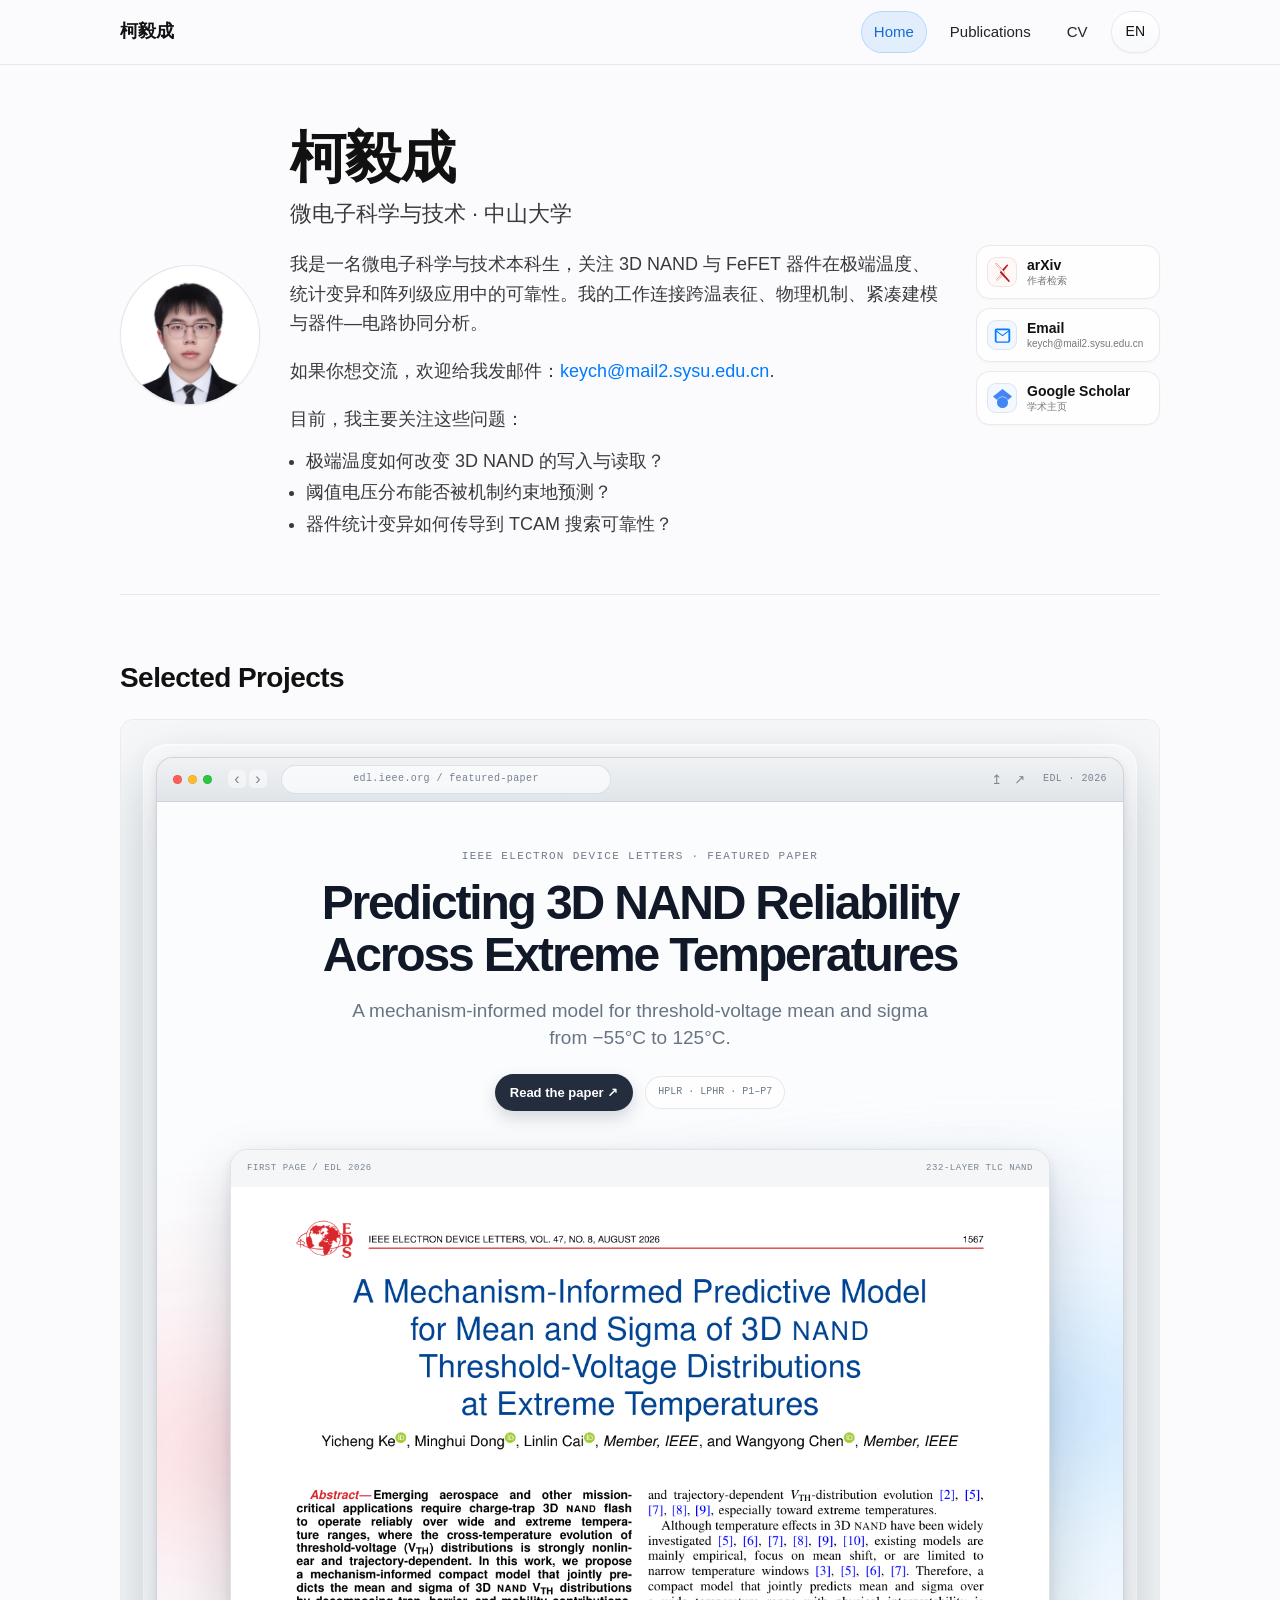
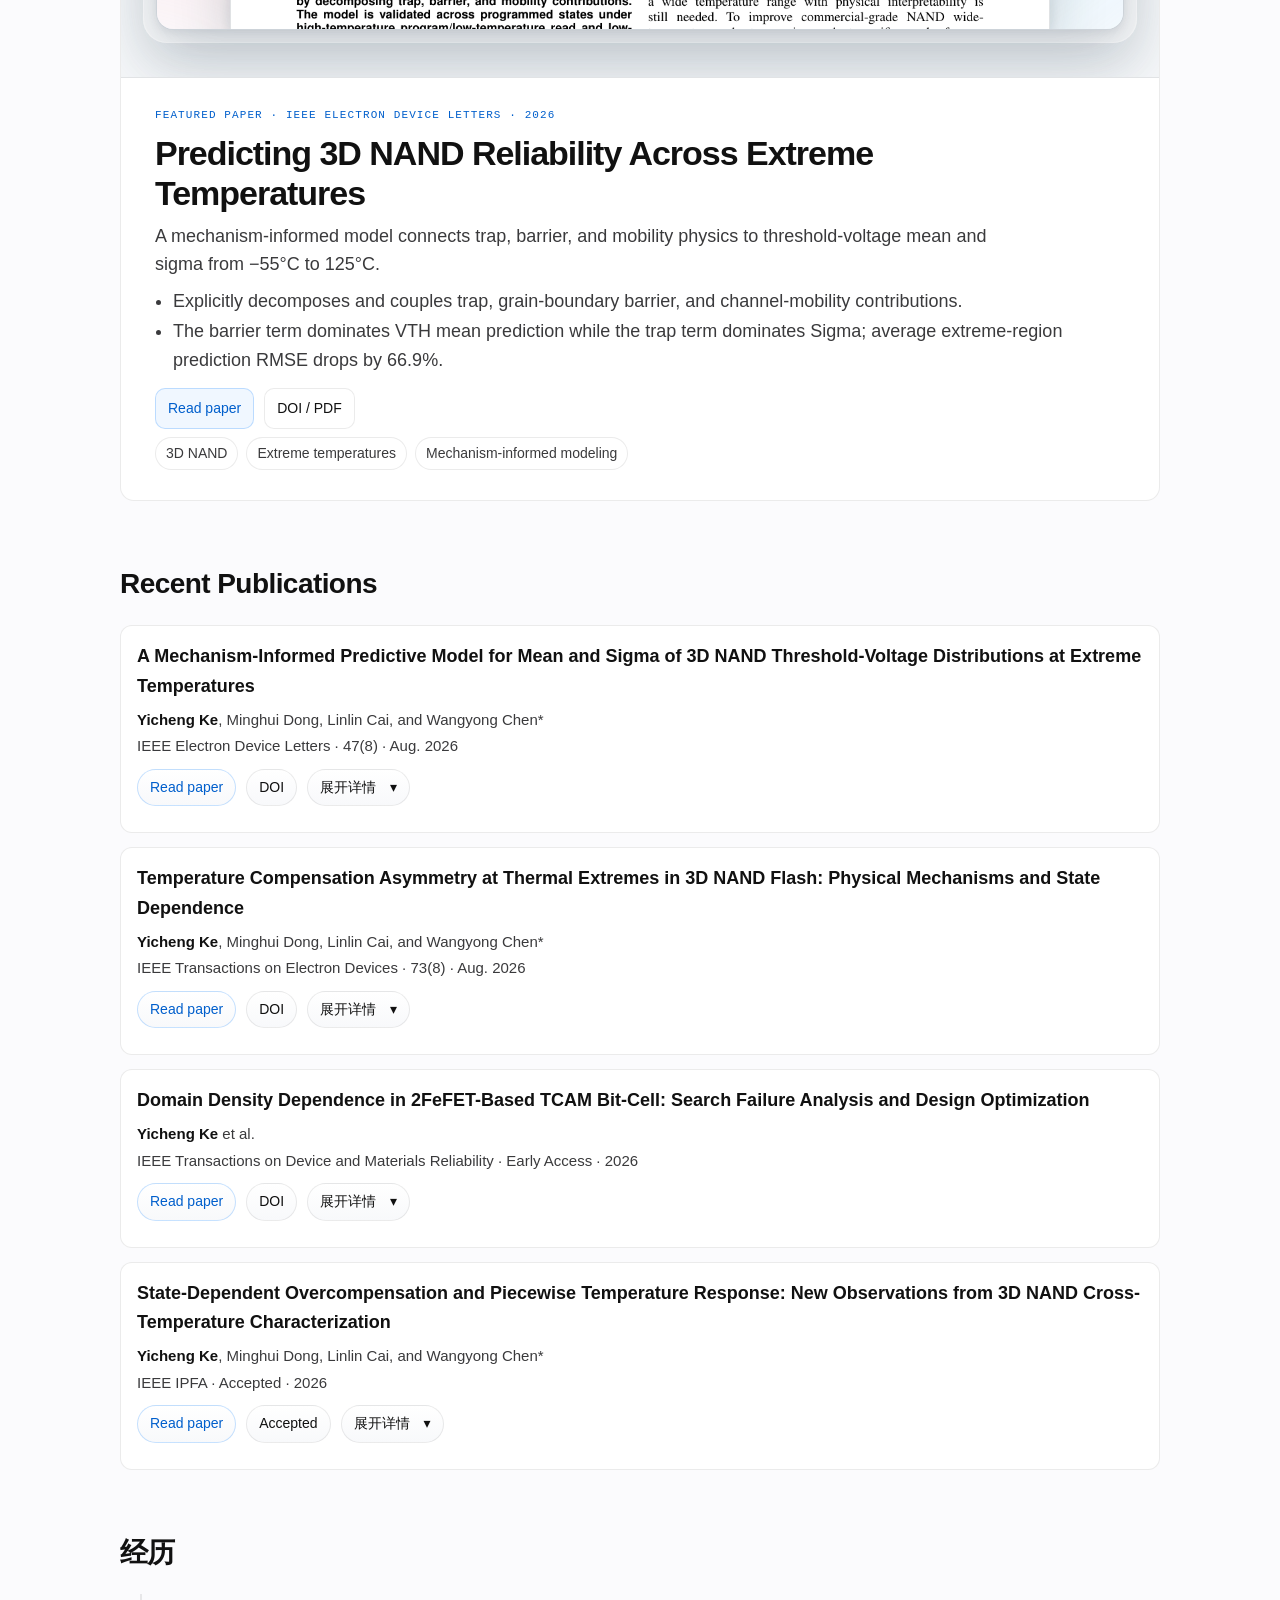
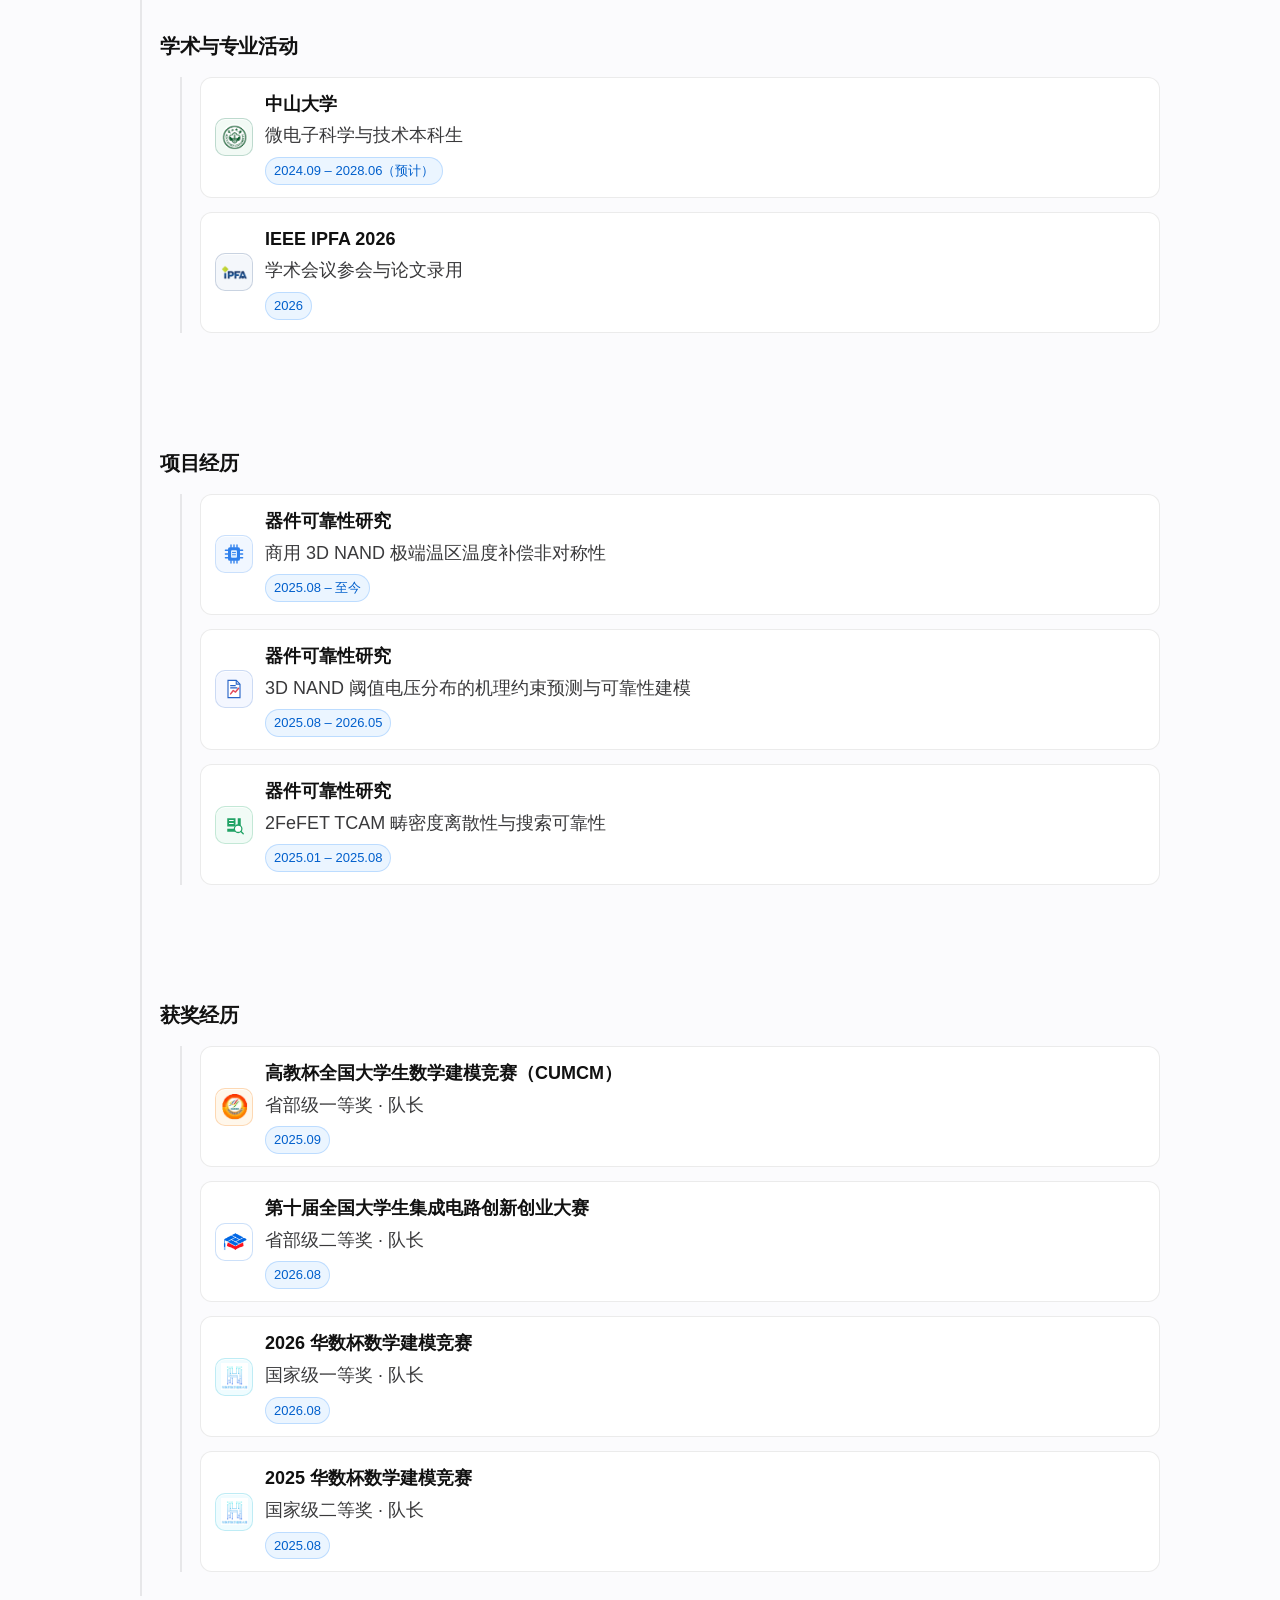
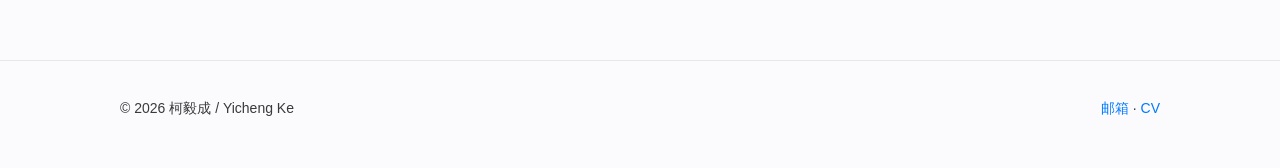
<file: index.html>
<!doctype html>
<html lang="zh-CN">
  <head>
    <meta charset="UTF-8" />
    <meta name="viewport" content="width=device-width, initial-scale=1.0" />
    <meta name="description" content="柯毅成的科研个人主页：3D NAND、FeFET、极端温度可靠性与器件建模。" />
    <title>柯毅成 — 存储器可靠性</title>
    <link rel="icon" href="data:image/svg+xml,%3Csvg xmlns='http://www.w3.org/2000/svg' viewBox='0 0 64 64'%3E%3Ccircle cx='32' cy='32' r='31' fill='%23e8eef5'/%3E%3Ctext x='32' y='39' text-anchor='middle' font-family='Arial' font-size='22' fill='%23007aff'%3EYK%3C/text%3E%3C/svg%3E" />
    <link rel="stylesheet" href="styles.css?v=20260929-profile-links" />
  </head>
  <body>
    <header>
      <div class="container nav">
        <a class="brand" href="#top">柯毅成</a>
        <nav class="nav-links" aria-label="Primary navigation">
          <a class="nav-link active" href="#top">Home</a>
          <a class="nav-link" href="#publications">Publications</a>
          <a class="nav-link" id="cvNav" href="assets/ke-yicheng-cv-cn.pdf" target="_blank" rel="noreferrer">CV</a>
          <button class="nav-btn" id="langToggle" type="button" aria-label="Switch language">EN</button>
        </nav>
      </div>
    </header>

    <main class="container" id="top">
      <section class="hero">
        <div class="hero-flex">
          <div class="avatar"><img src="assets/ke-yicheng-portrait.jpg" alt="Yicheng Ke portrait" /></div>
          <div class="hero-copy">
            <h1 class="name" id="profileName">柯毅成</h1>
            <div class="tagline" id="heroKicker">微电子科学与技术 · 中山大学</div>
            <p id="heroIntro">我是一名微电子科学与技术本科生，关注 3D NAND 与 FeFET 器件在极端温度、统计变异和阵列级应用中的可靠性。</p>
            <p class="muted" id="heroContact">如果你想交流，欢迎给我发邮件： <a id="introEmail" href="mailto:keych@mail2.sysu.edu.cn">keych@mail2.sysu.edu.cn</a>。</p>
            <p class="muted" id="interestLead">目前，我主要关注这些问题：</p>
            <ul id="questionGrid"></ul>
          </div>
          <nav class="profile-links" id="profileLinks" aria-label="Profile links"></nav>
        </div>
      </section>

      <div class="hairline"></div>

      <section id="projects">
        <h2 class="section-title" id="projectsTitle">Selected Projects</h2>
        <article class="card showcase-card" aria-live="polite">
          <div class="showcase-media" id="showcaseMedia">
            <div class="paper-display-frame">
              <div class="paper-preview" role="group" aria-label="EDL featured paper shown in an Apple-style browser window">
                <div class="paper-preview-bar">
                  <div class="paper-preview-lights" aria-hidden="true"><i></i><i></i><i></i></div>
                  <div class="paper-preview-nav" aria-hidden="true"><span>‹</span><span>›</span></div>
                  <span class="paper-preview-address">edl.ieee.org / featured-paper</span>
                  <div class="paper-preview-actions" aria-hidden="true"><span>↥</span><span>↗</span></div>
                  <span class="paper-preview-page">EDL · 2026</span>
                </div>
                <div class="paper-preview-screen">
                  <div class="paper-screen-hero">
                    <p class="paper-screen-kicker">IEEE ELECTRON DEVICE LETTERS · FEATURED PAPER</p>
                    <h3>Predicting 3D NAND Reliability Across Extreme Temperatures</h3>
                    <p>A mechanism-informed model for threshold-voltage mean and sigma from −55°C to 125°C.</p>
                    <div class="paper-screen-actions">
                      <span class="paper-screen-button">Read the paper <span aria-hidden="true">↗</span></span>
                      <span class="paper-screen-meta">HPLR · LPHR · P1–P7</span>
                    </div>
                  </div>
                  <div class="paper-screen-document">
                    <div class="paper-document-label"><span>FIRST PAGE / EDL 2026</span><span>232-LAYER TLC NAND</span></div>
                    <img src="assets/edl-cover.png" alt="Title and abstract preview from the first page of the EDL paper" />
                  </div>
                </div>
              </div>
            </div>
          </div>
          <div class="card-body">
            <p class="showcase-kicker">Featured paper · IEEE Electron Device Letters · 2026</p>
            <h3><span id="showcaseTitle">Predicting 3D NAND Reliability Across Extreme Temperatures</span></h3>
            <p class="muted" id="showcaseCopy">A mechanism-informed model connects trap, barrier, and mobility physics to threshold-voltage mean and sigma from −55°C to 125°C.</p>
            <ul id="showcaseBullets"></ul>
            <div class="links" id="showcaseLinks"></div>
            <div class="tags" id="showcaseTags"></div>
          </div>
        </article>
      </section>

      <section id="publications">
        <h2 class="section-title" id="publicationsTitle">Recent Publications</h2>
        <div class="pub-list" id="publicationList"></div>
      </section>

      <section id="experience">
        <h2 class="section-title" id="experienceTitle">Experience</h2>
        <div class="timeline" id="experienceList"></div>
      </section>
    </main>

    <footer>
      <div class="container small">
        <span id="footerName">© 2026 柯毅成 / Yicheng Ke</span>
        <span class="footer-links"><a id="footerEmail" href="mailto:keych@mail2.sysu.edu.cn">Email</a> · <a id="footerCv" href="assets/ke-yicheng-cv-cn.pdf" target="_blank" rel="noreferrer">CV</a></span>
      </div>
    </footer>

    <script src="content.js?v=20261108-scholar-profile"></script>
    <script src="papers.js?v=20260929-profile-links"></script>
    <script src="script.js?v=20260929-profile-links"></script>
  </body>
</html>
</file>
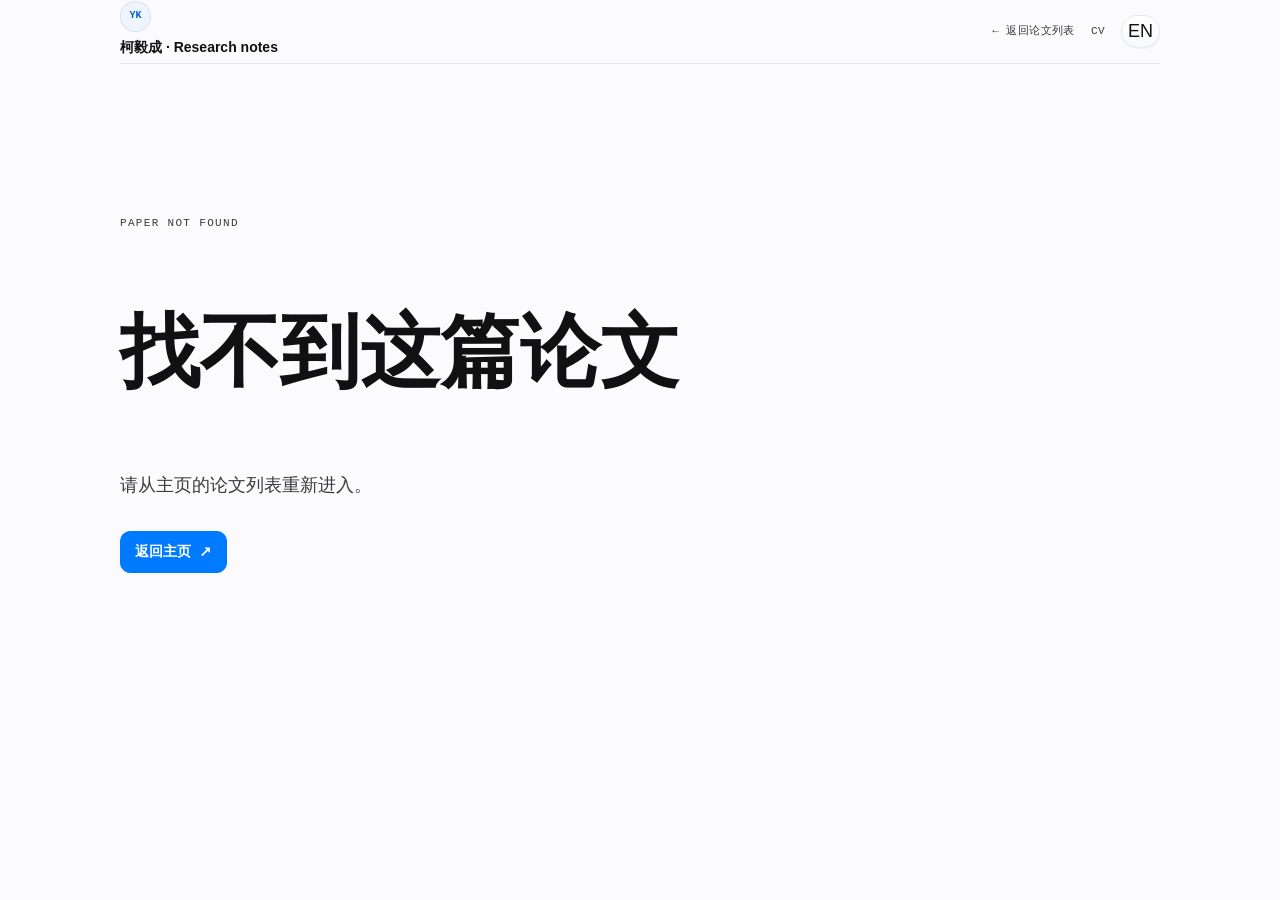
<file: paper.html>
<!doctype html>
<html lang="zh-CN">
  <head>
    <meta charset="UTF-8" />
    <meta name="viewport" content="width=device-width, initial-scale=1.0" />
    <meta name="description" content="Paper details and full-text reader for Yicheng Ke's research." />
    <title>论文详情 · 柯毅成</title>
    <link rel="icon" href="data:image/svg+xml,%3Csvg xmlns='http://www.w3.org/2000/svg' viewBox='0 0 64 64'%3E%3Crect width='64' height='64' rx='16' fill='%23131b2b'/%3E%3Cpath d='M17 43V21h6l18 14V21h6v22h-6L23 29v14z' fill='%23d8f45e'/%3E%3C/svg%3E" />
    <link rel="preconnect" href="https://fonts.googleapis.com" />
    <link rel="preconnect" href="https://fonts.gstatic.com" crossorigin />
    <link href="https://fonts.googleapis.com/css2?family=DM+Mono:wght@400;500&family=Manrope:wght@400;500;600;700;800&family=Newsreader:opsz,wght@6..72,400;6..72,500;6..72,600&display=swap" rel="stylesheet" />
    <link rel="stylesheet" href="styles.css?v=20260929-theme-removed" />
    <link rel="stylesheet" href="paper.css?v=20260929-theme-removed" />
  </head>
  <body>
    <div class="page-shell paper-shell">
      <header class="site-header paper-nav" aria-label="Site header">
          <a class="brand" href="index.html#top" aria-label="Back to homepage">
            <span class="brand-mark">YK</span>
            <span class="brand-name">柯毅成 · Research notes</span>
          </a>
          <div class="header-actions">
            <a class="back-link" href="index.html#publications" id="backLink">← 返回论文列表</a>
            <a class="back-link" href="assets/ke-yicheng-cv-cn.pdf" id="paperCv" target="_blank" rel="noreferrer">CV</a>
            <button class="text-button" id="langToggle" type="button" aria-label="Switch language">EN</button>
        </div>
      </header>

      <main id="paperPage" class="paper-page">
        <section class="paper-hero section-reveal">
          <p class="paper-kicker" id="paperKicker">Journal article · 2026</p>
          <h1 id="paperTitle">Paper title</h1>
          <p class="paper-authors" id="paperAuthors"></p>
          <p class="paper-venue" id="paperVenue"></p>
          <div class="paper-actions">
            <a class="button button-primary" id="openPdf" href="#" target="_blank" rel="noreferrer">在新标签页打开 PDF <span>↗</span></a>
            <a class="button button-quiet" id="downloadPdf" href="#" download>下载 PDF <span>↓</span></a>
            <a class="paper-doi" id="paperDoi" href="#" target="_blank" rel="noreferrer">DOI ↗</a>
          </div>
        </section>

        <section class="paper-summary section-reveal" aria-label="Paper summary">
          <div class="paper-abstract">
            <p class="section-index" id="abstractIndex">01 / Abstract</p>
            <h2 id="abstractHeading">摘要</h2>
            <p id="paperAbstract"></p>
          </div>
          <aside class="paper-meta">
            <p class="section-index" id="highlightsIndex">02 / Highlights</p>
            <h2 id="highlightsHeading">研究亮点</h2>
            <ul id="paperHighlights"></ul>
            <div class="paper-keywords">
              <p class="meta-label" id="keywordsLabel">关键词</p>
              <div id="paperKeywords" class="tag-list"></div>
            </div>
          </aside>
        </section>

        <section class="paper-reader-section section-reveal" aria-label="Full paper reader">
          <div class="reader-heading">
            <div>
              <p class="section-index" id="readerIndex">03 / Full text</p>
              <h2 id="readerHeading">完整阅读</h2>
            </div>
            <p id="readerHint">在页面内直接阅读完整论文；也可以打开或下载 PDF。</p>
          </div>
          <div class="paper-reader">
            <iframe id="paperFrame" title="Full paper PDF" loading="lazy"></iframe>
            <p class="reader-status" id="readerStatus" aria-live="polite"></p>
          </div>
        </section>
      </main>

      <div id="paperNotFound" class="paper-not-found" hidden>
        <p class="paper-kicker">Paper not found</p>
        <h1>找不到这篇论文</h1>
        <p>请从主页的论文列表重新进入。</p>
        <a class="button button-primary" href="index.html#publications">返回主页 <span>↗</span></a>
      </div>
    </div>

    <script src="papers.js?v=20260929-theme-removed"></script>
    <script src="paper-page.js?v=20260929-theme-removed"></script>
  </body>
</html>
</file>
<file: styles.css>
:root {
  --bg: #fbfbfd;
  --ink: #111111;
  --subtle: #3a3a3c;
  --muted: #3a3a3c;
  --faint: #77777c;
  --hairline: rgba(0, 0, 0, .08);
  --line: rgba(0, 0, 0, .08);
  --accent: #007aff;
  --accent-ink: #005fcc;
  --link: #007aff;
  --link-hover: #005fcc;
  --paper: #fbfbfd;
  --paper-deep: #f2f4f8;
  --card: #ffffff;
  --radius: 14px;
  --shadow: 0 8px 20px rgba(0, 0, 0, .06);
  --shadow-2: 0 12px 28px rgba(0, 0, 0, .08);
  --dur-fast: 150ms;
  --dur: 200ms;
  --sans: -apple-system, BlinkMacSystemFont, "Segoe UI", Roboto, Inter, "Helvetica Neue", Arial, system-ui, sans-serif;
  --serif: Georgia, "Times New Roman", serif;
  --mono: "SFMono-Regular", Consolas, "Liberation Mono", monospace;
}

* { box-sizing: border-box; }
html { scroll-behavior: smooth; }
body {
  min-height: 100%;
  margin: 0;
  color: var(--ink);
  background: var(--bg);
  font-family: var(--sans);
  font-size: 18px;
  line-height: 1.65;
  text-rendering: optimizeLegibility;
  -webkit-font-smoothing: antialiased;
  transition: background-color .2s ease, color .2s ease;
}
a { color: var(--accent); text-decoration: none; }
a:hover { color: var(--accent-ink); }
button,
select { font: inherit; }
.container {
  width: min(1040px, calc(100% - 48px));
  margin: 0 auto;
}
.page-shell { width: min(1040px, calc(100% - 48px)); margin: 0 auto; }

header {
  position: sticky;
  z-index: 50;
  top: 0;
  border-bottom: 1px solid var(--hairline);
  background: rgba(251, 251, 253, .86);
  backdrop-filter: saturate(180%) blur(20px);
  -webkit-backdrop-filter: saturate(180%) blur(20px);
}
.nav,
.site-header {
  display: flex;
  align-items: center;
  justify-content: space-between;
  min-height: 64px;
}
.brand,
.site-wordmark {
  color: var(--ink);
  font-weight: 600;
}
.brand-mark {
  display: grid;
  place-items: center;
  width: 31px;
  height: 31px;
  border: 1px solid var(--hairline);
  border-radius: 50%;
  color: var(--accent-ink);
  background: #eef5ff;
  font-family: var(--mono);
  font-size: 10px;
}
.brand-name { font-size: 14px; }
.brand:hover,
.site-wordmark:hover { color: var(--ink); }
.header-actions {
  display: flex;
  align-items: center;
  gap: 13px;
}
.nav-links,
.main-nav {
  display: flex;
  align-items: center;
  gap: 10px;
}
.nav-link {
  padding: 8px 12px;
  border: 1px solid transparent;
  border-radius: 999px;
  color: var(--ink);
  font-size: 15px;
  opacity: .92;
  transition: background-color var(--dur-fast) ease, opacity var(--dur-fast) ease, border-color var(--dur-fast) ease, color var(--dur-fast) ease;
}
.nav-link:hover {
  color: var(--ink);
  background: rgba(0, 0, 0, .05);
  text-decoration: none;
  opacity: 1;
}
.nav-link.active {
  color: var(--accent-ink);
  border-color: rgba(0, 122, 255, .22);
  background: rgba(0, 122, 255, .1);
}
.nav-btn,
.language-button,
.text-button {
  border: 1px solid var(--hairline);
  border-radius: 999px;
  color: var(--ink);
  background: linear-gradient(180deg, #fff, #f8f9fb);
  cursor: pointer;
  box-shadow: 0 1px 2px rgba(0, 0, 0, .04);
  transition: transform var(--dur-fast) ease, box-shadow var(--dur-fast) ease, background-color var(--dur-fast) ease, border-color var(--dur-fast) ease;
}
.nav-btn,
.language-button { padding: 8px 14px; font-size: 14px; }
.nav-btn:hover,
.language-button:hover,
.text-button:hover,
.text-button:hover {
  color: var(--ink);
  background: #fff;
  transform: translateY(-1px);
  box-shadow: 0 6px 14px rgba(0, 0, 0, .06);
}
.hero { padding: 64px 0 28px; }
.hero-flex {
  display: grid;
  grid-template-columns: 120px minmax(0, 1fr) 184px;
  align-items: center;
  gap: 30px;
}
.hero-copy { min-width: 0; }
.avatar {
  display: grid;
  flex: 0 0 auto;
  place-items: center;
  width: 120px;
  height: 120px;
  border: 1px solid var(--hairline);
  border-radius: 50%;
  overflow: hidden;
  color: var(--accent-ink);
  background: linear-gradient(135deg, #eef1f7, #fff);
  box-shadow: 0 1px 2px rgba(0, 0, 0, .05);
  font-family: var(--mono);
  font-size: 22px;
  letter-spacing: -.1em;
}
.avatar img { display: block; width: 100%; height: 100%; object-fit: cover; object-position: 50% 42%; }
.name {
  margin: 0 2px 8px 0;
  font-size: clamp(44px, 7.5vw, 56px);
  font-weight: 750;
  line-height: 1.05;
  letter-spacing: -.02em;
}
.tagline {
  margin: 0 0 14px;
  color: var(--subtle);
  font-size: clamp(18px, 2.8vw, 22px);
}
.hero p { max-width: 820px; color: var(--subtle); }
.hero .muted { margin-bottom: 12px; }
.hero ul { margin: 10px 0 0 16px; padding: 0; }
.hero li { margin: 2px 0; color: var(--subtle); }
.profile-links {
  display: grid;
  gap: 9px;
  width: 184px;
  justify-self: end;
}
.profile-link {
  display: flex;
  align-items: center;
  gap: 10px;
  min-height: 54px;
  padding: 9px 10px;
  border: 1px solid var(--hairline);
  border-radius: 14px;
  color: var(--ink);
  background: rgba(255, 255, 255, .76);
  box-shadow: 0 1px 2px rgba(0, 0, 0, .03);
  transition: transform var(--dur-fast) ease, border-color var(--dur-fast) ease, box-shadow var(--dur-fast) ease, background-color var(--dur-fast) ease;
}
.profile-link:hover {
  color: var(--ink);
  border-color: rgba(0, 122, 255, .24);
  background: #fff;
  box-shadow: 0 8px 18px rgba(0, 0, 0, .07);
  text-decoration: none;
  transform: translateX(3px);
}
.profile-link-icon {
  display: grid;
  flex: 0 0 auto;
  place-items: center;
  width: 30px;
  height: 30px;
  border: 1px solid rgba(0, 0, 0, .08);
  border-radius: 9px;
  background: #fff;
}
.profile-link-icon img { display: block; width: 19px; height: 19px; object-fit: contain; }
.profile-link-copy { display: grid; min-width: 0; gap: 1px; line-height: 1.2; }
.profile-link-copy strong { overflow: hidden; font-size: 14px; font-weight: 650; text-overflow: ellipsis; white-space: nowrap; }
.profile-link-copy small { overflow: hidden; color: var(--faint); font-size: 10px; text-overflow: ellipsis; white-space: nowrap; }
.profile-link-arxiv .profile-link-icon { background: #fff8f7; }
.profile-link-email .profile-link-icon { background: #f2f7ff; }
.profile-link-scholar .profile-link-icon { background: #f3f7ff; }
.hairline { margin: 24px 0; border-top: 1px solid var(--hairline); }
section { padding: 36px 0 24px; }
.section-title {
  margin: 0 0 18px;
  font-size: 28px;
  letter-spacing: -.02em;
}

.card {
  overflow: hidden;
  border: 1px solid var(--hairline);
  border-radius: var(--radius);
  background: #fff;
  box-shadow: 0 0 0 rgba(0, 0, 0, 0);
  transition: transform var(--dur) ease, box-shadow var(--dur) ease;
}
.card:hover { transform: translateY(-3px); box-shadow: var(--shadow-2); }
.showcase-media {
  position: relative;
  isolation: isolate;
  display: block;
  width: 100%;
  overflow: hidden;
  border-bottom: 1px solid var(--hairline);
  padding: 24px 22px 34px;
  background: #f4f6f8;
}
.showcase-media::before {
  display: none;
}
.paper-display-frame {
  position: relative;
  z-index: 1;
  width: min(100%, 1020px);
  margin: 0 auto;
  padding: 12px;
  border: 1px solid rgba(255, 255, 255, .82);
  border-radius: 24px;
  background: rgba(255, 255, 255, .4);
  box-shadow: 0 18px 45px rgba(82, 103, 125, .12), inset 0 1px 0 rgba(255, 255, 255, .75);
  animation: display-float 9s ease-in-out infinite;
  transform: translateZ(0);
}
.paper-preview {
  position: relative;
  overflow: hidden;
  border: 1px solid rgba(60, 74, 91, .16);
  border-radius: 17px;
  background: #e9edf2;
  box-shadow: 0 28px 65px rgba(46, 63, 82, .22), 0 3px 9px rgba(46, 63, 82, .1);
  transition: transform .45s ease, box-shadow .45s ease;
}
.showcase-card:hover .paper-preview { transform: translateY(-4px) scale(1.002); box-shadow: 0 34px 76px rgba(46, 63, 82, .25), 0 5px 13px rgba(46, 63, 82, .12); }
.paper-preview-bar {
  display: flex;
  align-items: center;
  gap: 14px;
  height: 44px;
  padding: 0 16px;
  border-bottom: 1px solid #cbd3dc;
  color: #536171;
  background: linear-gradient(180deg, #f0f2f4 0%, #e0e5e9 100%);
  font-family: var(--mono);
  font-size: 10px;
  letter-spacing: .04em;
}
.paper-preview-lights { display: flex; gap: 6px; }
.paper-preview-lights i { display: block; width: 9px; height: 9px; border-radius: 50%; background: #ff5f57; box-shadow: inset 0 0 0 1px rgba(0, 0, 0, .08); }
.paper-preview-lights i:nth-child(2) { background: #febc2e; }
.paper-preview-lights i:nth-child(3) { background: #28c840; }
.paper-preview-nav,
.paper-preview-actions { display: flex; align-items: center; gap: 3px; color: #7b8794; font-family: var(--sans); font-size: 16px; line-height: 1; }
.paper-preview-nav { margin-left: 2px; }
.paper-preview-nav span,
.paper-preview-actions span { display: grid; place-items: center; width: 18px; height: 18px; border-radius: 5px; }
.paper-preview-nav span { background: rgba(255, 255, 255, .44); }
.paper-preview-actions { margin-left: auto; gap: 5px; }
.paper-preview-actions span { font-size: 13px; }
.paper-preview-address {
  flex: 0 1 330px;
  padding: 5px 24px;
  overflow: hidden;
  border: 1px solid rgba(99, 113, 128, .18);
  border-radius: 999px;
  color: #758190;
  background: rgba(255, 255, 255, .65);
  text-align: center;
  text-overflow: ellipsis;
  white-space: nowrap;
}
.paper-preview-page { margin-left: 0; color: #788593; }
.paper-preview-screen {
  position: relative;
  overflow: hidden;
  padding: 45px clamp(18px, 5vw, 64px) 0;
  background: #fbfcfe;
}
.paper-preview-screen::before {
  position: absolute;
  z-index: 0;
  top: 34%;
  right: -18%;
  bottom: -26%;
  left: -18%;
  content: "";
  pointer-events: none;
  background:
    radial-gradient(ellipse at 24% 48%, rgba(255, 186, 192, .58) 0%, rgba(255, 186, 192, .18) 23%, transparent 48%),
    radial-gradient(ellipse at 77% 43%, rgba(156, 211, 255, .6) 0%, rgba(156, 211, 255, .17) 24%, transparent 50%),
    radial-gradient(ellipse at 52% 98%, rgba(182, 240, 203, .62) 0%, rgba(182, 240, 203, .18) 25%, transparent 54%);
  filter: blur(24px);
  opacity: .88;
  animation: screen-aura 11s ease-in-out infinite alternate;
}
.paper-screen-hero {
  position: relative;
  z-index: 1;
  max-width: 780px;
  margin: 0 auto;
  text-align: center;
  animation: screen-copy-in .9s cubic-bezier(.2, .75, .25, 1) both;
}
.paper-screen-kicker {
  margin: 0 0 12px;
  color: #717b89;
  font-family: var(--mono);
  font-size: 11px;
  letter-spacing: .12em;
  text-transform: uppercase;
}
.paper-screen-hero h3 {
  margin: 0 auto;
  color: #111827;
  font-size: clamp(28px, 4vw, 48px);
  font-weight: 760;
  line-height: 1.08;
  letter-spacing: -.045em;
}
.paper-screen-hero p:not(.paper-screen-kicker) {
  max-width: 610px;
  margin: 16px auto 0;
  color: #687384;
  font-size: clamp(15px, 1.8vw, 19px);
  line-height: 1.45;
}
.paper-screen-actions {
  display: flex;
  align-items: center;
  justify-content: center;
  gap: 12px;
  margin-top: 22px;
}
.paper-screen-button {
  padding: 8px 15px;
  border-radius: 999px;
  color: #fff;
  background: #232d3d;
  box-shadow: 0 7px 16px rgba(35, 45, 61, .18);
  font-size: 13px;
  font-weight: 650;
}
.paper-screen-meta {
  padding: 7px 12px;
  border: 1px solid rgba(0, 0, 0, .09);
  border-radius: 999px;
  color: #6c7888;
  background: rgba(255, 255, 255, .72);
  font-family: var(--mono);
  font-size: 10px;
}
.paper-screen-document {
  position: relative;
  z-index: 1;
  width: min(100%, 820px);
  max-height: 480px;
  margin: 38px auto 0;
  overflow: hidden;
  border: 1px solid rgba(45, 58, 73, .14);
  border-bottom: 0;
  border-radius: 18px 18px 0 0;
  background: #fff;
  box-shadow: 0 26px 58px rgba(36, 50, 66, .2), 0 4px 14px rgba(36, 50, 66, .1);
  animation: paper-float 10s ease-in-out 1s infinite;
}
.paper-document-label {
  display: flex;
  align-items: center;
  justify-content: space-between;
  padding: 11px 16px;
  color: #788493;
  background: #f4f6f8;
  font-family: var(--mono);
  font-size: 9px;
  letter-spacing: .06em;
}
.paper-screen-document img {
  display: block;
  width: 100%;
  height: auto;
}
@keyframes screen-aura {
  0% { transform: translate3d(-1%, -1%, 0) scale(1); opacity: .78; }
  100% { transform: translate3d(2%, 1%, 0) scale(1.07); opacity: 1; }
}
@keyframes display-float {
  0%, 100% { transform: translate3d(0, 0, 0); }
  50% { transform: translate3d(0, -5px, 0); }
}
@keyframes screen-copy-in {
  from { opacity: 0; transform: translateY(12px); }
  to { opacity: 1; transform: translateY(0); }
}
@keyframes paper-float {
  0%, 100% { transform: translateY(0); }
  50% { transform: translateY(-4px); }
}
.showcase-card .card-body { padding: 28px 34px 30px; }
.showcase-kicker {
  margin: 0 0 10px;
  color: var(--accent-ink);
  font-family: var(--mono);
  font-size: 11px;
  letter-spacing: .1em;
  text-transform: uppercase;
}
.showcase-card .card-body h3 {
  max-width: 930px;
  margin: 0 0 10px;
  font-size: clamp(24px, 3.3vw, 34px);
  line-height: 1.16;
  letter-spacing: -.03em;
}
.showcase-card .card-body p.muted { max-width: 850px; margin: 0; font-size: 18px; line-height: 1.55; }
.card-body { padding: 18px 18px 20px; }
.card-body h3 { margin: 0 0 8px; font-size: 22px; }
.muted { color: var(--subtle); }
.card-body ul { margin: 8px 0 0 18px; padding: 0; color: var(--subtle); font-size: 18px; }
.tags { display: flex; flex-wrap: wrap; gap: 8px; margin-top: 8px; }
.tag {
  padding: 4px 10px;
  border: 1px solid var(--hairline);
  border-radius: 999px;
  color: var(--subtle);
  background: #fff;
  font-size: 14px;
}
.links { display: flex; flex-wrap: wrap; gap: 10px; margin-top: 12px; }
.btn {
  display: inline-flex;
  align-items: center;
  gap: 8px;
  padding: 8px 12px;
  border: 1px solid var(--hairline);
  border-radius: 10px;
  color: var(--ink);
  background: #fff;
  font-size: 14px;
  transition: transform var(--dur-fast) ease, box-shadow var(--dur-fast) ease, border-color var(--dur-fast) ease, background-color var(--dur-fast) ease, color var(--dur-fast) ease;
}
.btn:hover { border-color: rgba(0, 0, 0, .14); color: var(--ink); background: #fff; text-decoration: none; transform: translateY(-1px); box-shadow: 0 6px 14px rgba(0, 0, 0, .06); }
.btn:first-child { color: var(--accent-ink); border-color: rgba(0, 122, 255, .22); background: rgba(0, 122, 255, .06); }
.pub-list { display: grid; gap: 14px; }
.pub-card {
  padding: 16px;
  border: 1px solid var(--hairline);
  border-radius: 12px;
  background: #fff;
  transition: transform var(--dur) ease, box-shadow var(--dur) ease, border-color var(--dur-fast) ease;
}
.pub-card:hover { border-color: rgba(0, 0, 0, .12); transform: translateY(-3px); box-shadow: var(--shadow-2); }
.pub-title { margin: 0 0 6px; font-size: 18px; }
.pub-authors,
.pub-meta { color: var(--subtle); font-size: 15px; }
.pub-authors strong { color: var(--ink); font-weight: 600; }
.pub-meta { margin-top: 2px; }
.pub-actions { display: flex; flex-wrap: wrap; align-items: center; gap: 10px; margin-top: 10px; }
.pub-actions .btn { padding: 6px 12px; border-radius: 999px; font-size: 14px; background: linear-gradient(180deg, #fff, #f8f9fb); }
.pub-expand { max-height: 0; margin-top: 10px; overflow: hidden; color: var(--ink); opacity: 0; transition: max-height var(--dur) ease, opacity var(--dur-fast) ease; }
.pub-card[aria-expanded="true"] .pub-expand { max-height: 1200px; opacity: 1; }
.pub-expand p { margin: 0; font-size: 15px; }
.pub-card[aria-expanded="true"] .toggle::after { transform: rotate(180deg); }
.toggle::after { content: "▾"; margin-left: 6px; transition: transform var(--dur-fast) ease; }
.experience-group + .experience-group { margin-top: 40px; }
.experience-group-title { margin: 0 0 14px; color: var(--ink); font-size: 20px; font-weight: 650; letter-spacing: -.02em; }
.timeline { position: relative; display: grid; gap: 14px; padding-left: 40px; }
.timeline::before { position: absolute; top: 0; bottom: 0; left: 20px; width: 2px; content: ""; background: var(--hairline); }
.timeline-item { position: relative; }
.timeline-item::before { position: absolute; top: 18px; left: 14px; z-index: 0; width: 12px; height: 12px; content: ""; border: 2px solid rgba(0, 122, 255, .35); border-radius: 50%; background: #fff; box-shadow: 0 1px 2px rgba(0, 0, 0, .06); }
.timeline-card { position: relative; z-index: 1; padding: 12px 14px; border: 1px solid var(--hairline); border-radius: 12px; background: #fff; transition: transform var(--dur) ease, box-shadow var(--dur) ease, border-color var(--dur-fast) ease; }
.timeline-item:hover .timeline-card { border-color: rgba(0, 0, 0, .12); transform: translateY(-2px); box-shadow: var(--shadow-2); }
.timeline-header { display: flex; align-items: center; gap: 12px; }
.timeline-logo { display: grid; place-items: center; flex: 0 0 auto; width: 38px; height: 38px; border: 1px solid var(--hairline); border-radius: 10px; color: var(--accent-ink); background: #f8fbff; box-shadow: inset 0 1px 0 rgba(255, 255, 255, .72); }
.timeline-logo svg { display: block; width: 24px; height: 24px; }
.timeline-logo img { display: block; width: 27px; height: 27px; object-fit: contain; }
.timeline-logo-fallback { color: var(--accent-ink); font-family: var(--mono); font-size: 9px; font-weight: 700; }
.timeline-logo-sysu { border-color: rgba(0, 104, 68, .22); background: #f2faf5; }
.timeline-logo-ipfa { border-color: rgba(33, 68, 120, .2); background: #f4f7fb; }
.timeline-logo-nand { border-color: rgba(47, 128, 237, .2); background: #f1f7ff; }
.timeline-logo-edl { border-color: rgba(40, 100, 199, .2); background: #f4f7ff; }
.timeline-logo-tcam { border-color: rgba(33, 163, 102, .22); background: #f1fbf6; }
.timeline-logo-cumcm { border-color: rgba(246, 118, 0, .24); background: #fff7eb; }
.timeline-logo-ic { border-color: rgba(0, 99, 224, .2); background: #fff; }
.timeline-logo-hsc { border-color: rgba(51, 190, 215, .26); background: #effcff; }
.timeline-main { min-width: 0; flex: 1 1; }
.timeline-top { display: flex; align-items: baseline; justify-content: space-between; gap: 12px; }
.timeline-org { color: var(--ink); font-weight: 600; }
.timeline-title { margin-top: 2px; color: var(--subtle); }
.timeline-range { display: inline-block; margin-top: 6px; padding: 2px 8px; border: 1px solid rgba(0, 122, 255, .2); border-radius: 999px; color: var(--accent-ink); background: rgba(0, 122, 255, .08); font-size: 13px; }

/* Shared paper-page controls. */
.button {
  display: inline-flex;
  align-items: center;
  justify-content: center;
  gap: 8px;
  min-height: 42px;
  padding: 0 14px;
  border: 1px solid var(--hairline);
  border-radius: 10px;
  font-size: 14px;
  font-weight: 600;
}
.button:hover { text-decoration: none; transform: translateY(-1px); }
.button-primary { color: #fff; border-color: var(--accent); background: var(--accent); }
.button-primary:hover { color: #fff; background: var(--accent-ink); }
.button-quiet { color: var(--ink); background: #fff; }
.button span { font-size: 15px; }
.section-reveal { opacity: 1; transform: none; }
footer { margin-top: 40px; padding: 36px 0 48px; border-top: 1px solid var(--hairline); color: var(--subtle); }
footer .container { display: flex; justify-content: space-between; gap: 18px; }
.small { font-size: 14px; }
.footer-links { color: var(--subtle); }

@media (min-width: 900px) {
  .hero-flex { grid-template-columns: 140px minmax(0, 1fr) 184px; }
  .avatar { width: 140px; height: 140px; }
}
@media (max-width: 899px) and (min-width: 681px) {
  .hero-flex { grid-template-columns: 110px minmax(0, 1fr); align-items: start; }
  .avatar { width: 110px; height: 110px; }
  .profile-links { grid-column: 2; grid-template-columns: repeat(3, minmax(0, 1fr)); width: 100%; justify-self: stretch; }
  .profile-link { min-width: 0; }
}
@media (max-width: 680px) {
  body { font-size: 16px; }
  .container,
  .page-shell { width: min(100% - 32px, 1040px); }
  .nav { min-height: 60px; }
  .nav-links { gap: 2px; }
  .nav-link { padding: 7px 8px; font-size: 13px; }
  .nav-link:nth-child(3) { display: none; }
  .nav-btn { padding: 7px 11px; font-size: 12px; }
  .hero { padding-top: 43px; }
  .hero-flex { grid-template-columns: 1fr; align-items: flex-start; gap: 18px; }
  .avatar { width: 88px; height: 88px; }
  .profile-links { grid-template-columns: 1fr; width: 100%; justify-self: stretch; }
  .profile-link:hover { transform: translateY(-1px); }
  .showcase-media { padding: 12px 10px 18px; }
  .paper-display-frame { padding: 7px; border-radius: 17px; }
  .paper-preview { border-radius: 12px; }
  .paper-preview-bar { height: 38px; padding: 0 12px; font-size: 8px; }
  .paper-preview-nav,
  .paper-preview-actions { display: none; }
  .paper-preview-address { flex: 1 1 auto; padding: 4px 12px; }
  .paper-preview-page { display: none; }
  .paper-preview-screen { padding: 30px 12px 0; }
  .paper-screen-kicker { font-size: 8px; }
  .paper-screen-hero h3 { font-size: 28px; }
  .paper-screen-hero p:not(.paper-screen-kicker) { font-size: 15px; }
  .paper-screen-actions { align-items: stretch; flex-direction: column; gap: 8px; }
  .paper-screen-meta { align-self: center; }
  .paper-screen-document { max-height: 360px; margin-top: 28px; border-radius: 12px 12px 0 0; }
  .paper-document-label { padding: 8px 10px; font-size: 8px; }
  .showcase-card .card-body { padding: 22px 20px 24px; }
  .showcase-card .card-body h3 { font-size: 25px; }
  .showcase-card .card-body p.muted { font-size: 16px; }
  .showcase-kicker { font-size: 9px; }
  .pub-actions { gap: 7px; }
  footer .container { align-items: flex-start; flex-direction: column; }
}
@media (prefers-reduced-motion: reduce) {
  *,
  *::before,
  *::after { animation-duration: .001ms !important; transition-duration: .001ms !important; scroll-behavior: auto !important; }
}
</file>
<file: paper.css>
.paper-nav {
  gap: 22px;
}

.paper-nav .header-actions {
  gap: 16px;
}

.back-link {
  color: var(--muted);
  font-family: var(--mono);
  font-size: 11px;
  letter-spacing: .04em;
  transition: color .2s ease;
}

.back-link:hover,
.paper-doi:hover {
  color: var(--blue);
}

.paper-page {
  padding: 90px 0 110px;
}

.paper-hero {
  max-width: 960px;
  padding-bottom: 62px;
}

.paper-kicker {
  margin: 0 0 20px;
  color: var(--muted);
  font-family: var(--mono);
  font-size: 11px;
  letter-spacing: .12em;
  text-transform: uppercase;
}

.paper-hero h1 {
  max-width: 1000px;
  margin-bottom: 26px;
  font-size: clamp(42px, 6vw, 76px);
  line-height: 1.04;
  letter-spacing: -.06em;
}

.paper-authors {
  margin-bottom: 7px;
  color: var(--ink);
  font-size: 15px;
}

.paper-venue {
  margin-bottom: 30px;
  color: var(--muted);
  font-family: var(--mono);
  font-size: 12px;
}

.paper-actions {
  display: flex;
  flex-wrap: wrap;
  align-items: center;
  gap: 11px;
}

.paper-doi {
  margin-left: 7px;
  color: var(--muted);
  font-family: var(--mono);
  font-size: 11px;
  transition: color .2s ease;
}

.paper-summary {
  display: grid;
  grid-template-columns: minmax(0, 1.2fr) minmax(260px, .8fr);
  gap: 62px;
  padding: 53px 0 68px;
  border-top: 1px solid var(--line);
}

.paper-summary h2,
.reader-heading h2 {
  margin-bottom: 18px;
  font-size: clamp(27px, 3vw, 40px);
  line-height: 1;
  letter-spacing: -.055em;
}

.paper-abstract > p:last-child {
  max-width: 700px;
  margin-bottom: 0;
  color: var(--muted);
  font-size: 18px;
  line-height: 1.72;
}

.paper-meta {
  padding-left: 28px;
  border-left: 1px solid var(--line);
}

.paper-meta ul {
  margin: 0 0 31px;
  padding: 0;
  list-style: none;
}

.paper-meta li {
  padding: 13px 0 13px 20px;
  border-top: 1px solid var(--line);
  position: relative;
  color: var(--muted);
  font-size: 14px;
  line-height: 1.55;
}

.paper-meta li::before {
  position: absolute;
  left: 0;
  top: 18px;
  width: 7px;
  height: 7px;
  border-radius: 50%;
  content: "";
  background: var(--accent-deep);
}

.paper-meta li:last-child {
  border-bottom: 1px solid var(--line);
}

.paper-keywords .meta-label {
  margin-bottom: 10px;
  color: var(--muted);
  font-family: var(--mono);
  font-size: 10px;
  letter-spacing: .12em;
  text-transform: uppercase;
}

.paper-keywords .tag-list {
  display: flex;
  flex-wrap: wrap;
  gap: 7px;
}

.paper-keywords .tag-list span {
  padding: 6px 9px;
  border: 1px solid var(--line);
  border-radius: 999px;
  color: var(--muted);
  font-size: 11px;
}

.paper-reader-section {
  padding-top: 58px;
  border-top: 1px solid var(--line);
}

.reader-heading {
  display: flex;
  align-items: end;
  justify-content: space-between;
  gap: 30px;
  margin-bottom: 26px;
}

.reader-heading p:last-child {
  max-width: 390px;
  margin-bottom: 3px;
  color: var(--muted);
  font-size: 13px;
}

.paper-reader {
  min-height: 700px;
  padding: 10px;
  border: 1px solid var(--line-strong);
  border-radius: 20px;
  background: var(--card);
  box-shadow: var(--shadow);
}

.paper-reader iframe {
  display: block;
  width: 100%;
  height: 900px;
  border: 0;
  border-radius: 12px;
  background: #fff;
}

.reader-status {
  min-height: 18px;
  margin: 8px 4px 0;
  color: var(--muted);
  font-family: var(--mono);
  font-size: 10px;
}

.reader-status.is-error {
  color: #b42318;
}

.paper-not-found {
  min-height: 70vh;
  padding: 150px 0;
}

.paper-not-found h1 {
  max-width: 620px;
  font-size: clamp(45px, 7vw, 80px);
}

.paper-not-found p:not(.paper-kicker) {
  margin-bottom: 30px;
  color: var(--muted);
}

@media (max-width: 760px) {
  .paper-shell {
    width: min(100% - 32px, 1240px);
  }

  .paper-nav .brand-name {
    display: none;
  }

  .paper-nav .header-actions {
    gap: 10px;
  }

  .back-link {
    display: none;
  }

  .paper-page {
    padding-top: 60px;
  }

  .paper-summary {
    grid-template-columns: 1fr;
    gap: 48px;
  }

  .paper-meta {
    padding-left: 0;
    border-left: 0;
  }

  .reader-heading {
    display: block;
  }

  .reader-heading p:last-child {
    margin-top: 15px;
  }

  .paper-reader {
    padding: 4px;
  }

  .paper-reader iframe {
    height: 680px;
  }
}
</file>
